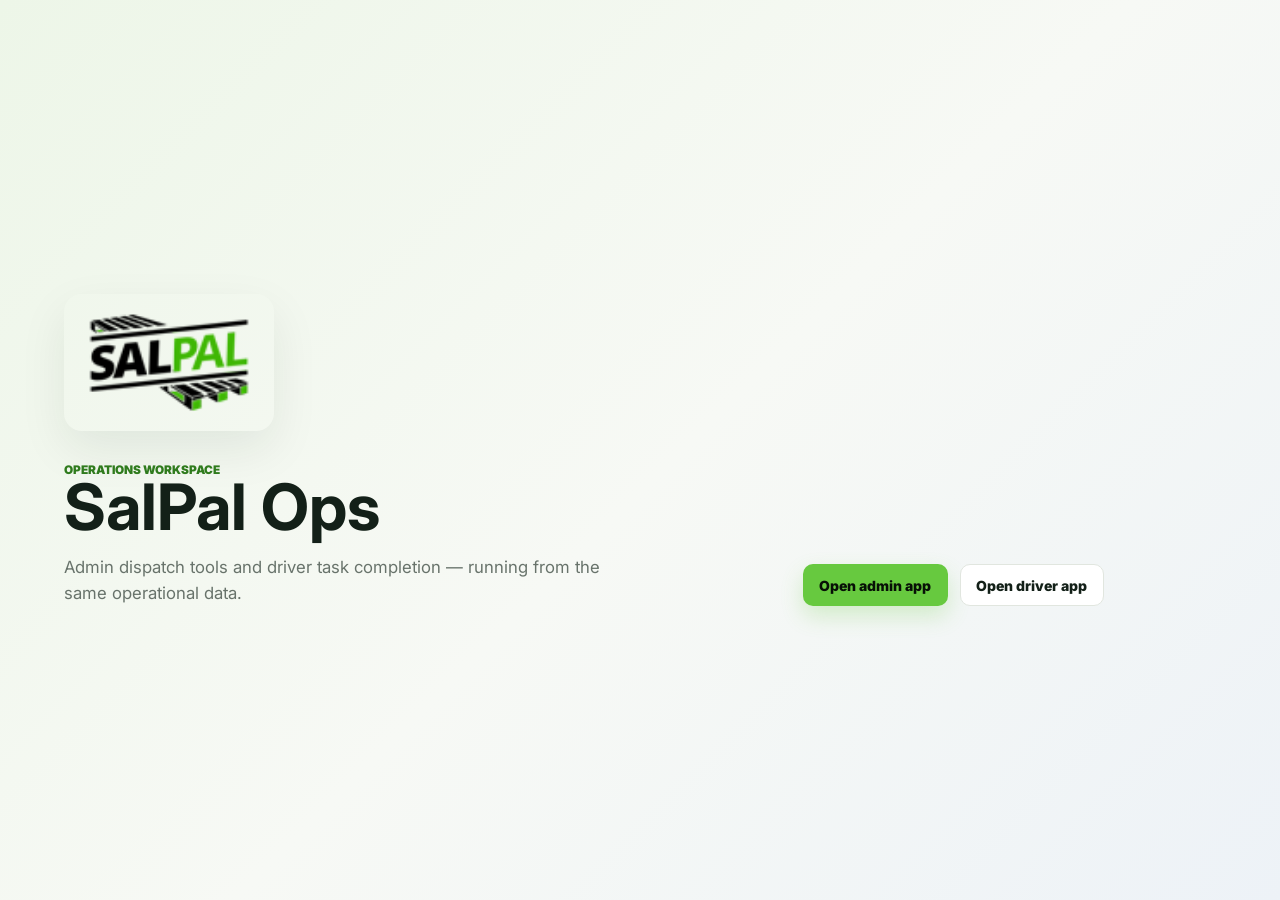
<file: wmspal-ops/wmspal/index.html>
<!doctype html>
<html lang="en">
  <head>
    <meta charset="utf-8">
    <meta name="viewport" content="width=device-width, initial-scale=1">
    <title>SalPal Ops</title>
    <link rel="stylesheet" href="assets/styles.css">
  </head>
  <body class="launch-page">
    <main class="launch-shell">
      <img class="launch-logo" src="assets/salpal-logo.png" alt="SalPal">
      <section class="launch-panel">
        <div>
          <p class="eyebrow">Operations workspace</p>
          <h1>SalPal Ops</h1>
          <p class="muted">Admin dispatch tools and driver task completion — running from the same operational data.</p>
        </div>
        <div class="launch-actions">
          <a class="primary-link" href="admin.html">Open admin app</a>
          <a class="secondary-link" href="driver.html">Open driver app</a>
        </div>
      </section>
    </main>
  </body>
</html>
</file>
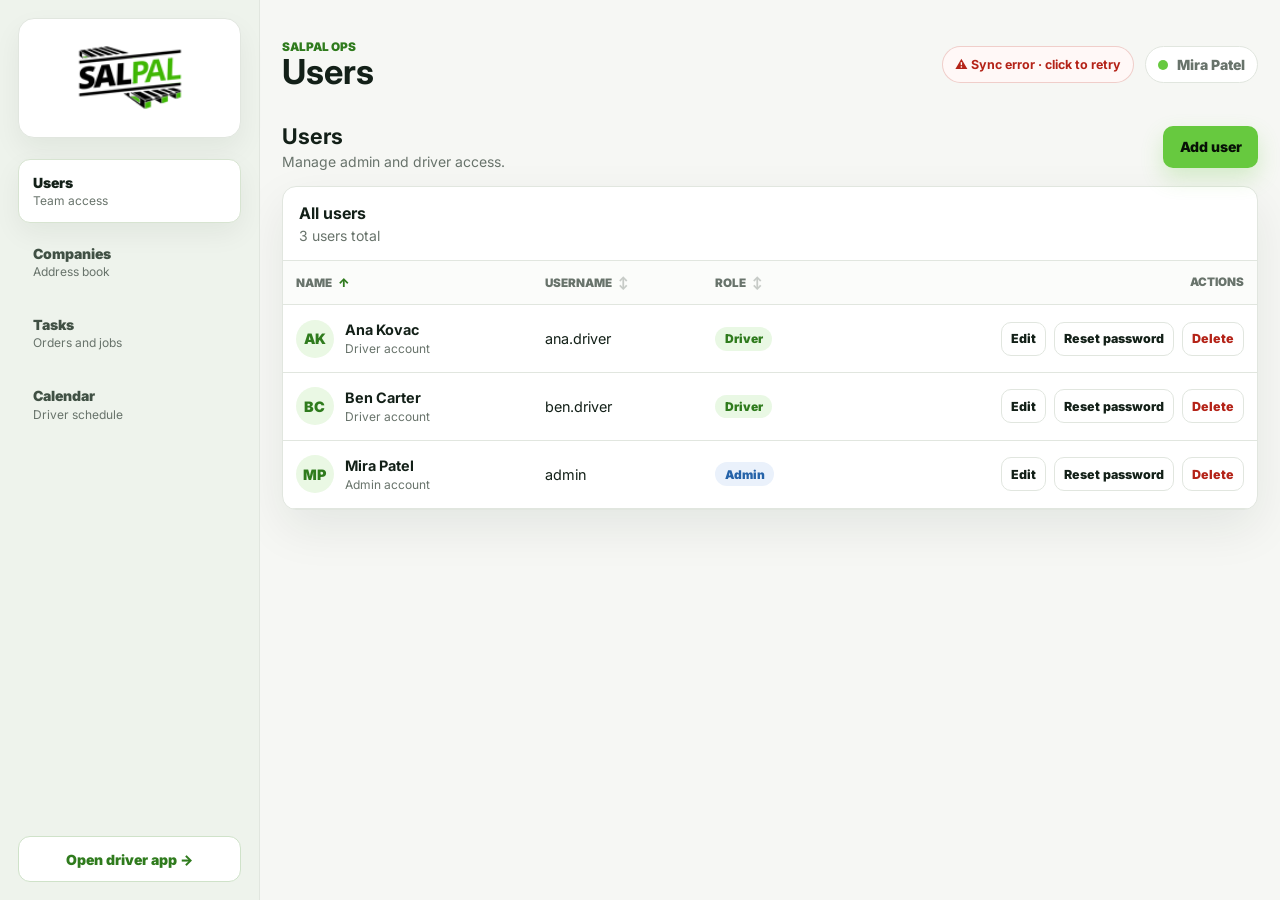
<file: wmspal-ops/wmspal/admin.html>
<!doctype html>
<html lang="en">
  <head>
    <meta charset="utf-8">
    <meta name="viewport" content="width=device-width, initial-scale=1">
    <title>SalPal Admin</title>
    <link rel="stylesheet" href="assets/styles.css">
    <script src="assets/storage.js" defer></script>
    <script src="assets/admin.js" defer></script>
  </head>
  <body>
    <div class="app-shell">
      <aside class="sidebar">
        <a class="brand" href="index.html" aria-label="SalPal home">
          <div class="brand-card">
            <img src="assets/salpal-logo.png" alt="SalPal">
          </div>
        </a>
        <nav class="nav-list" aria-label="Admin navigation">
          <button class="nav-item active" type="button" data-section="users"><span>Users</span><small>Team access</small></button>
          <button class="nav-item" type="button" data-section="companies"><span>Companies</span><small>Address book</small></button>
          <button class="nav-item" type="button" data-section="tasks"><span>Tasks</span><small>Orders and jobs</small></button>
          <button class="nav-item" type="button" data-section="calendar"><span>Calendar</span><small>Driver schedule</small></button>
        </nav>
        <a class="mobile-link" href="driver.html">Open driver app →</a>
      </aside>

      <main class="workspace">
        <header class="topbar">
          <div>
            <p class="eyebrow">SalPal Ops</p>
            <h1 id="sectionTitle">Users</h1>
          </div>
          <div class="topbar-actions">
            <div class="sync-indicator" id="syncIndicator" title="Google Sheets sync status">⟳ Connecting...</div>
            <div class="admin-identity">
              <span class="status-dot"></span>
              <span id="adminName"></span>
            </div>
          </div>
        </header>

        <!-- Users -->
        <section class="content-section active" id="usersSection">
          <div class="section-header">
            <div><h2>Users</h2><p class="muted">Manage admin and driver access.</p></div>
            <button class="primary-button" type="button" id="resetUserForm">Add user</button>
          </div>
          <section class="surface list-surface">
            <div class="surface-header">
              <div><h3>All users</h3><p class="muted" id="usersSummary">0 users</p></div>
            </div>
            <div class="table-wrap">
              <table class="data-table" id="usersTable"></table>
            </div>
          </section>
        </section>

        <!-- Companies -->
        <section class="content-section" id="companiesSection">
          <div class="section-header">
            <div><h2>Companies</h2><p class="muted">Address book used in task creation.</p></div>
            <button class="primary-button" type="button" id="resetCompanyForm">Add company</button>
          </div>
          <section class="surface list-surface">
            <div class="surface-header">
              <div><h3>All companies</h3><p class="muted" id="companiesSummary">0 companies</p></div>
            </div>
            <div class="table-wrap">
              <table class="data-table" id="companiesTable"></table>
            </div>
          </section>
        </section>

        <!-- Tasks -->
        <section class="content-section" id="tasksSection">
          <div class="section-header">
            <div><h2>Tasks</h2><p class="muted">Create, assign, and manage delivery and collection tasks.</p></div>
            <div style="display:flex;gap:0.6rem;align-items:center;">
              <button class="ghost-button" type="button" id="exportTasksBtn">Export to Excel</button>
              <button class="primary-button" type="button" id="resetTaskForm">Create task</button>
            </div>
          </div>
          <div id="taskFiltersWrap"></div>
          <section class="surface list-surface" style="margin-top:0.85rem;">
            <div class="surface-header">
              <div><h3>Task list</h3><p class="muted" id="tasksSummary">0 tasks</p></div>
            </div>
            <div class="table-wrap">
              <table class="data-table" id="tasksTable"></table>
            </div>
          </section>
        </section>

        <!-- Calendar -->
        <section class="content-section" id="calendarSection">
          <div class="section-header">
            <div><h2>Driver calendar</h2><p class="muted">Per-date view — jobs grouped by driver.</p></div>
          </div>
          <div id="calendarContainer"></div>
        </section>
      </main>
    </div>

    <!-- User Dialog -->
    <dialog class="modal" id="userDialog">
      <div class="modal-panel">
        <div class="modal-header">
          <div><p class="eyebrow">User access</p><h2 id="userFormHeading">Create user</h2></div>
          <button class="icon-button" type="button" data-close-modal>✕</button>
        </div>
        <form id="userForm" class="stacked-form" novalidate>
          <input type="hidden" id="userId">
          <div class="form-grid">
            <label class="required">First name<input id="firstName" name="firstName" placeholder="Mira" required></label>
            <label class="required">Last name<input id="lastName" name="lastName" placeholder="Patel" required></label>
            <label class="required">Username<input id="username" name="username" placeholder="mira.patel" required></label>
            <label class="required">Role
              <select id="role" name="role" required>
                <option value="Admin">Admin</option>
                <option value="Driver">Driver</option>
              </select>
            </label>
            <label class="required">Password<input id="password" name="password" type="password" placeholder="Min 6 characters"></label>
            <label class="required">Confirm password<input id="confirmPassword" name="confirmPassword" type="password" placeholder="Repeat password"></label>
          </div>
          <p class="helper-text">Leave password blank when editing to keep the current password.</p>
          <p class="form-error" id="userFormError" role="alert"></p>
          <div class="form-actions modal-actions">
            <button class="ghost-button" type="button" id="cancelUserEdit">Cancel</button>
            <button class="primary-button" type="submit">Save user</button>
          </div>
        </form>
      </div>
    </dialog>

    <!-- Reset Password Dialog -->
    <dialog class="modal" id="resetPwDialog">
      <div class="modal-panel">
        <div class="modal-header">
          <div><p class="eyebrow">Security</p><h2 id="resetPwHeading">Reset password</h2></div>
          <button class="icon-button" type="button" data-close-modal>✕</button>
        </div>
        <form id="resetPwForm" class="stacked-form" novalidate>
          <input type="hidden" id="resetPwUserId">
          <label class="required">New password<input id="newPassword" name="newPassword" type="password" placeholder="Min 6 characters" required></label>
          <label class="required">Confirm new password<input id="confirmNewPassword" name="confirmNewPassword" type="password" placeholder="Repeat password" required></label>
          <p class="form-error" id="resetPwError" role="alert"></p>
          <div class="form-actions modal-actions">
            <button class="ghost-button" type="button" id="cancelResetPw">Cancel</button>
            <button class="primary-button" type="submit">Reset password</button>
          </div>
        </form>
      </div>
    </dialog>

    <!-- Company Dialog -->
    <dialog class="modal" id="companyDialog">
      <div class="modal-panel">
        <div class="modal-header">
          <div><p class="eyebrow">Address book</p><h2 id="companyFormHeading">Add company</h2></div>
          <button class="icon-button" type="button" data-close-modal>✕</button>
        </div>
        <form id="companyForm" class="stacked-form" novalidate>
          <input type="hidden" id="companyFormId">
          <div class="form-grid">
            <label class="required" style="grid-column:1/-1">Company name<input id="companyFormName" name="name" placeholder="Greenmarket Foods" required></label>
            <label>Address <span class="optional-text">optional</span><input id="companyFormAddress" name="address" placeholder="14 Porter Street"></label>
            <label class="required">City<input id="companyFormCity" name="city" placeholder="Birmingham" required></label>
            <label class="required">Postcode<input id="companyFormPostcode" name="postcode" placeholder="B5 6AB" required></label>
          </div>
          <p class="form-error" id="companyFormError" role="alert"></p>
          <div class="form-actions modal-actions">
            <button class="danger-button" type="button" id="deleteCompanyButton" hidden>Delete</button>
            <button class="ghost-button" type="button" id="cancelCompanyEdit">Cancel</button>
            <button class="primary-button" type="submit">Save company</button>
          </div>
        </form>
      </div>
    </dialog>

    <!-- Task Dialog -->
    <dialog class="modal wide-modal" id="taskDialog">
      <div class="modal-panel">
        <div class="modal-header">
          <div><p class="eyebrow">Task order</p><h2 id="taskFormHeading">Create task</h2></div>
          <button class="icon-button" type="button" data-close-modal>✕</button>
        </div>
        <form id="taskForm" class="stacked-form" novalidate>
          <input type="hidden" id="taskId">
          <section class="form-section">
            <h3>Order details</h3>
            <div class="form-grid">
              <label>AWB<input id="awb" name="awb" placeholder="Auto-generated" readonly style="opacity:0.5;cursor:not-allowed;"></label>
              <label>Order reference <span class="optional-text">optional</span><input id="orderReference" name="orderReference" placeholder="ORD-48219"></label>
              <label class="required">Order date<input id="orderDate" name="orderDate" type="date" required></label>
              <label class="required">Delivery date<input id="deliveryDate" name="deliveryDate" type="date" required></label>
              <label>Delivery time from <span class="optional-text">optional</span><input id="deliveryTimeFrom" name="deliveryTimeFrom" type="time"></label>
              <label>Delivery time to <span class="optional-text">optional</span><input id="deliveryTimeTo" name="deliveryTimeTo" type="time"></label>
              <label>Driver <span class="optional-text">optional</span><select id="taskDriverId" name="driverId"></select></label>
              <label class="required">Type
                <select id="taskType" name="type" required>
                  <option value="">— Select type —</option>
                  <option value="Delivery">Delivery</option>
                  <option value="Collection">Collection</option>
                </select>
              </label>
              <label class="required">Qty (pallets)<input id="qty" name="qty" type="number" min="1" placeholder="e.g. 4" required></label>
            </div>
          </section>
          <fieldset class="address-fieldset">
            <legend id="addressLegend">Address</legend>
            <p class="helper-text" id="addressHelper">Type to search or add a new company.</p>
            <input type="hidden" id="companyId" name="companyId">
            <label class="required">Company
              <div class="company-search-wrap">
                <div style="display:flex;gap:0.5rem;align-items:flex-start;">
                  <div style="flex:1;position:relative;">
                    <input id="companySearch" name="companySearch" placeholder="Type to search companies..." autocomplete="off" required>
                    <div class="company-dropdown" id="companyDropdown"></div>
                  </div>
                  <button class="ghost-button" type="button" id="editSelectedCompany" style="min-height:44px;padding:0.5rem 0.75rem;font-size:0.8rem;" hidden>Edit</button>
                </div>
              </div>
            </label>
            <div class="form-grid">
              <label>Address <span class="optional-text">optional</span><input id="companyAddress" name="companyAddress" placeholder="14 Porter Street"></label>
              <label class="required">City<input id="city" name="city" placeholder="Birmingham" required></label>
              <label class="required">Postcode<input id="postcode" name="postcode" placeholder="B5 6AB" required></label>
            </div>
          </fieldset>
          <label>Notes to the driver <span class="optional-text">optional</span>
            <textarea id="driverNotes" name="driverNotes" rows="3" placeholder="Gate codes, parking notes..."></textarea>
          </label>
          <p class="form-error" id="taskFormError" role="alert"></p>
          <div class="form-actions modal-actions">
            <button class="danger-button" type="button" id="deleteTaskButton" hidden>Delete task</button>
            <button class="ghost-button" type="button" id="cancelTaskEdit">Cancel</button>
            <button class="primary-button" type="submit">Save task</button>
          </div>
        </form>
      </div>
    </dialog>

    <!-- Task View Dialog -->
    <dialog class="modal wide-modal" id="taskViewDialog">
      <div class="modal-panel">
        <div class="modal-header">
          <div><p class="eyebrow">Task detail</p><h2 id="taskViewTitle">Task</h2></div>
          <button class="icon-button" type="button" data-close-modal>✕</button>
        </div>
        <div id="taskDetailContent" class="task-detail-grid"></div>
        <section class="timeline-section">
          <div class="surface-header"><div><h3>Timeline</h3><p class="muted">Creation, edits, and proof events.</p></div></div>
          <div id="taskTimeline" class="timeline"></div>
        </section>
      </div>
    </dialog>

    <!-- Date Picker Dialog -->
    <dialog class="modal wide-modal" id="datePickerDialog">
      <div class="modal-panel">
        <div class="modal-header">
          <div><p class="eyebrow">Filter</p><h2>Select date range</h2></div>
          <button class="icon-button" type="button" data-close-modal>✕</button>
        </div>
        <div id="datePickerContent"></div>
        <div class="form-actions modal-actions" style="margin-top:1rem;">
          <button class="ghost-button" type="button" id="datePickerCancel">Cancel</button>
          <button class="primary-button" type="button" id="datePickerOk">OK</button>
        </div>
      </div>
    </dialog>
  </body>
</html>
</file>
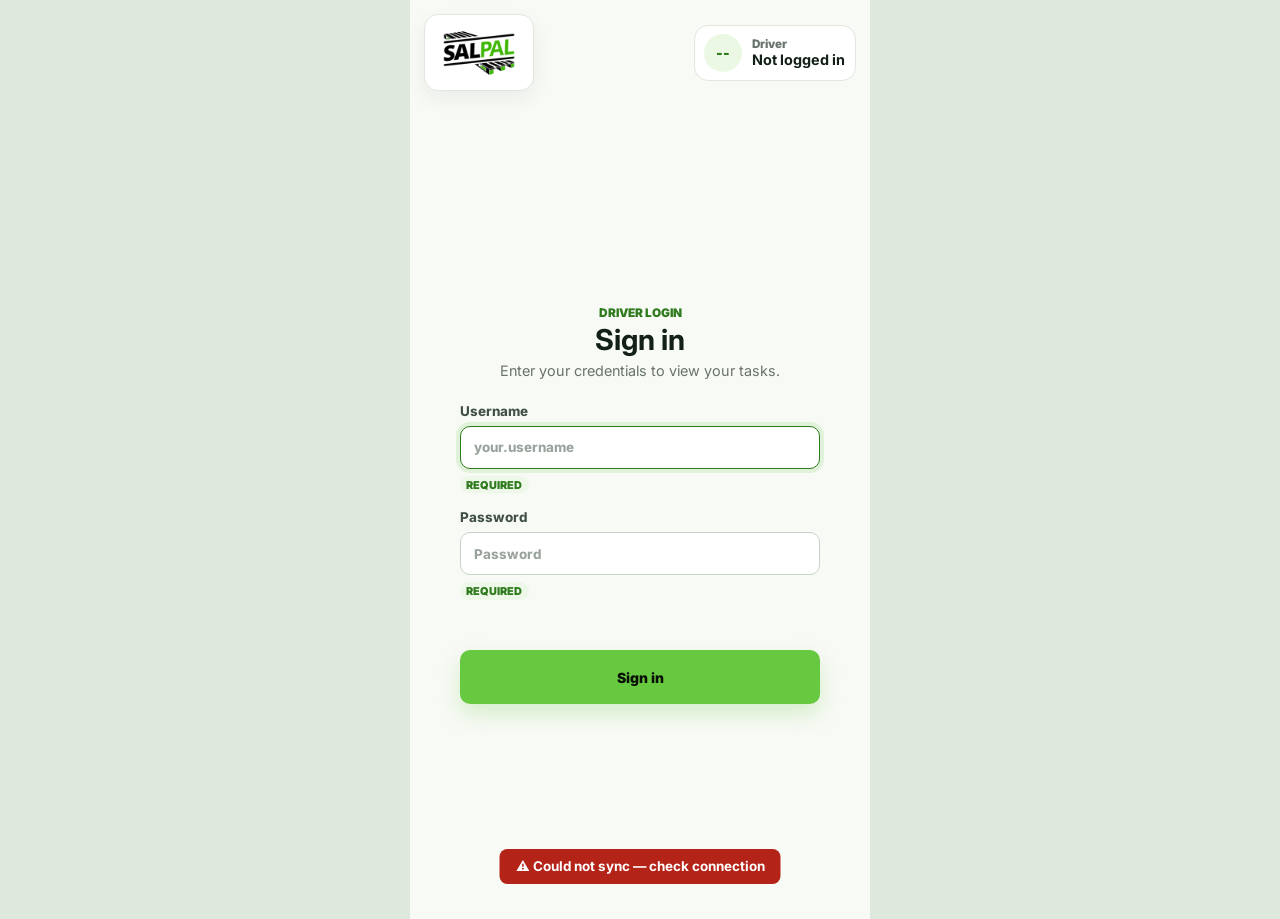
<file: wmspal-ops/wmspal/driver.html>
<!doctype html>
<html lang="en">
  <head>
    <meta charset="utf-8">
    <meta name="viewport" content="width=device-width, initial-scale=1">
    <title>SalPal Driver</title>
    <link rel="stylesheet" href="assets/styles.css">
    <script src="assets/storage.js" defer></script>
    <script src="assets/driver.js" defer></script>
  </head>
  <body class="driver-body">
    <main class="mobile-shell">
      <header class="mobile-topbar">
        <a class="mobile-logo" href="index.html" aria-label="SalPal home">
          <img src="assets/salpal-logo.png" alt="SalPal">
        </a>
        <div style="display:flex;align-items:center;gap:0.6rem;">
          <div class="driver-profile">
            <span id="driverInitials">--</span>
            <div>
              <small>Driver</small>
              <strong id="driverName">Not logged in</strong>
            </div>
          </div>
          <button class="ghost-button" type="button" id="logoutBtn" hidden style="min-height:34px;padding:0.38rem 0.7rem;font-size:0.78rem;border-radius:999px;">Log out</button>
        </div>
      </header>

      <!-- Login View -->
      <section class="mobile-view active" id="loginView">
        <div style="display:grid;place-items:center;min-height:calc(100vh - 120px);">
          <div style="width:100%;max-width:360px;">
            <div style="text-align:center;margin-bottom:1.5rem;">
              <p class="eyebrow">Driver login</p>
              <h1 style="font-size:1.8rem;margin-top:0.3rem;">Sign in</h1>
              <p class="muted" style="margin-top:0.5rem;font-size:0.9rem;">Enter your credentials to view your tasks.</p>
            </div>
            <form id="loginForm" class="stacked-form" novalidate>
              <label class="required">
                Username
                <input id="loginUsername" name="username" autocomplete="username" placeholder="your.username" required>
              </label>
              <label class="required">
                Password
                <input id="loginPassword" name="password" type="password" autocomplete="current-password" placeholder="Password" required>
              </label>
              <p class="form-error" id="loginError" role="alert"></p>
              <button class="primary-button full-width large-tap" type="submit">Sign in</button>
            </form>
          </div>
        </div>
      </section>

      <!-- Task List View -->
      <section class="mobile-view" id="taskListView">
        <div class="mobile-heading">
          <div>
            <p class="eyebrow">My tasks</p>
            <h1>Tasks</h1>
          </div>
          <span class="count-pill" id="driverTaskCount">0</span>
        </div>

        <div class="chip-row" role="tablist" aria-label="View">
          <button class="chip driver-tab-btn active" type="button" data-tab="today">Today</button>
          <button class="chip driver-tab-btn" type="button" data-tab="upcoming">Upcoming</button>
        </div>

        <div class="mobile-metrics">
          <div><span id="openTaskCount">0</span><small>Open</small></div>
          <div><span id="inprogressTaskCount">0</span><small>In Progress</small></div>
          <div><span id="completedTaskCount">0</span><small>Done</small></div>
        </div>

        <div class="chip-row" role="tablist" aria-label="Task status filter">
          <button class="chip active" type="button" data-mobile-filter="Open">Open</button>
          <button class="chip" type="button" data-mobile-filter="In Progress">In Progress</button>
          <button class="chip" type="button" data-mobile-filter="Completed">Completed</button>
          <button class="chip" type="button" data-mobile-filter="All">All</button>
        </div>

        <div class="task-cards" id="driverTaskList"></div>
      </section>

      <!-- Task Detail View -->
      <section class="mobile-view" id="taskDetailView" aria-live="polite">
        <button class="back-button" type="button" id="backToTasks">← Back to tasks</button>
        <div class="mobile-detail" id="taskDetailPanel"></div>
      </section>

      <!-- Proof View -->
      <section class="mobile-view" id="proofView" aria-live="polite">
        <button class="back-button" type="button" id="backToDetail">← Back to task</button>
        <section class="proof-panel inline-proof" id="proofPanel">
          <div class="proof-header">
            <div>
              <p class="eyebrow">Proof of delivery</p>
              <h2 id="proofTitle">Complete task</h2>
            </div>
          </div>
          <form id="proofForm" class="stacked-form" novalidate>
            <label>
              Attachment upload <span class="optional-text">optional</span>
              <input id="proofAttachment" type="file">
              <span class="helper-text">Upload a photo, document, or other proof file.</span>
            </label>
            <label class="required">
              Recipient name
              <input id="proofName" placeholder="Name of person on site" required>
            </label>
            <label class="required">
              Company name
              <input id="proofCompany" placeholder="Company name" required>
            </label>
            <div>
              <div class="canvas-label required">Signature</div>
              <canvas id="signatureCanvas" width="360" height="180"></canvas>
              <div class="form-actions compact" style="margin-top:0.5rem;">
                <button class="ghost-button" type="button" id="clearSignature">Clear signature</button>
              </div>
            </div>
            <p class="form-error" id="proofError" role="alert"></p>
            <button class="primary-button full-width large-tap" type="submit">Submit proof</button>
          </form>
        </section>
      </section>

      <!-- Success View -->
      <section class="mobile-view" id="successView" aria-live="polite">
        <div class="success-panel">
          <div class="success-mark">✓</div>
          <p class="eyebrow">Completed</p>
          <h1>Proof submitted</h1>
          <p class="muted" id="successText">The task has been marked as completed.</p>
          <button class="primary-button full-width large-tap" type="button" id="returnToTasks">Back to tasks</button>
        </div>
      </section>
    </main>
  </body>
</html>
</file>
<file: wmspal-ops/wmspal/assets/styles.css>
@import url('https://fonts.googleapis.com/css2?family=Inter:wght@400;500;600;700;800;900&display=swap');

:root {
  color-scheme: light;
  --bg: #f6f7f4;
  --panel: #ffffff;
  --panel-soft: #f9fbf7;
  --ink: #132018;
  --muted: #68736b;
  --line: #e1e6df;
  --line-strong: #c9d2c7;
  --brand: #67c93f;
  --brand-dark: #2f7b1d;
  --blue: #2563a9;
  --blue-soft: #eaf1fb;
  --amber: #a15c00;
  --amber-soft: #fff4df;
  --danger: #b42318;
  --danger-soft: #fff1f0;
  --shadow: 0 18px 48px rgba(19,32,24,0.08);
  --shadow-strong: 0 24px 70px rgba(19,32,24,0.18);
  --radius: 14px;
}

* { box-sizing: border-box; }
html { min-height: 100%; }

body {
  min-height: 100%;
  margin: 0;
  background: var(--bg);
  color: var(--ink);
  font-family: Inter, ui-sans-serif, system-ui, sans-serif;
  font-size: 14px;
  -webkit-font-smoothing: antialiased;
}

button, input, select, textarea { font: inherit; letter-spacing: 0; }
button, a { -webkit-tap-highlight-color: transparent; }
button { cursor: pointer; }
button:disabled { cursor: not-allowed; opacity: 0.55; }
a { color: inherit; }
img { display: block; }
[hidden] { display: none !important; }
h1, h2, h3, p { margin: 0; }

h1 { font-size: 2.15rem; line-height: 1.02; }
h2 { font-size: 1.35rem; line-height: 1.2; }
h3 { font-size: 1rem; line-height: 1.25; }
small { color: var(--muted); }

label {
  display: grid;
  gap: 0.42rem;
  color: #405044;
  font-size: 0.84rem;
  font-weight: 760;
}

label.required::after, .canvas-label.required::after {
  content: "Required";
  justify-self: start;
  border-radius: 999px;
  background: #eef8e9;
  color: var(--brand-dark);
  padding: 0.12rem 0.4rem;
  font-size: 0.68rem;
  font-weight: 900;
  text-transform: uppercase;
}

input, select, textarea {
  width: 100%;
  border: 1px solid var(--line-strong);
  border-radius: 10px;
  background: #fff;
  color: var(--ink);
  padding: 0.78rem 0.82rem;
  outline: none;
  transition: border-color 0.16s, box-shadow 0.16s, background 0.16s;
}

input::placeholder, textarea::placeholder { color: #9aa39c; }
textarea { resize: vertical; }

input:focus, select:focus, textarea:focus {
  border-color: var(--brand-dark);
  box-shadow: 0 0 0 4px rgba(103,201,63,0.16);
}

[aria-invalid="true"] {
  border-color: var(--danger) !important;
  background: #fffafa;
  box-shadow: 0 0 0 4px rgba(180,35,24,0.1) !important;
}

table { width: 100%; border-collapse: collapse; font-size: 0.9rem; }
th, td { border-bottom: 1px solid var(--line); padding: 0.9rem 0.82rem; text-align: left; vertical-align: middle; }
th { background: #fbfcfa; color: var(--muted); font-size: 0.73rem; font-weight: 900; text-transform: uppercase; }
td.right, th.right { text-align: right; }

.muted { color: var(--muted); }

.eyebrow {
  color: var(--brand-dark);
  font-size: 0.74rem;
  font-weight: 900;
  text-transform: uppercase;
}

.helper-text, .optional-text { color: var(--muted); font-size: 0.78rem; font-weight: 650; }
.optional-text { font-weight: 760; }

/* ─── LAUNCH ─────────────────────────────────── */

.launch-page { background: linear-gradient(135deg,#edf6e8 0%,#f7f9f5 52%,#edf2f7 100%); }

.launch-shell { display: grid; align-content: center; gap: 2rem; min-height: 100vh; padding: 5vw; }

.launch-logo { width: min(210px,46vw); border-radius: 18px; box-shadow: var(--shadow); }

.launch-panel {
  display: grid;
  grid-template-columns: minmax(0,1.2fr) auto;
  align-items: end;
  gap: 2rem;
  max-width: 1040px;
}

.launch-panel h1 { font-size: 4rem; line-height: 0.95; }
.launch-panel .muted { max-width: 560px; margin-top: 1rem; font-size: 1.05rem; line-height: 1.55; }

.launch-actions, .form-actions, .topbar-actions { display: flex; flex-wrap: wrap; gap: 0.72rem; }

/* ─── BUTTONS ─────────────────────────────────── */

.primary-link, .secondary-link, .primary-button, .secondary-button,
.ghost-button, .danger-button, .table-action, .icon-button, .back-button, .chip {
  display: inline-flex;
  min-height: 42px;
  align-items: center;
  justify-content: center;
  border: 1px solid transparent;
  border-radius: 10px;
  padding: 0.68rem 0.98rem;
  font-weight: 850;
  text-decoration: none;
  transition: transform 0.16s, border-color 0.16s, background 0.16s, box-shadow 0.16s;
  white-space: nowrap;
}

.primary-link, .primary-button { background: var(--brand); color: #071006; box-shadow: 0 10px 22px rgba(103,201,63,0.24); }
.primary-link:hover, .primary-button:hover { transform: translateY(-1px); box-shadow: 0 14px 28px rgba(103,201,63,0.28); }

.secondary-link, .secondary-button, .ghost-button, .table-action, .back-button, .chip {
  border-color: var(--line);
  background: #fff;
  color: var(--ink);
}

.ghost-button { color: var(--muted); }
.danger-button { border-color: rgba(180,35,24,0.18); background: var(--danger-soft); color: var(--danger); }

.table-action { min-height: 34px; margin-left: 0.22rem; padding: 0.42rem 0.58rem; font-size: 0.78rem; box-shadow: none; }
.table-action:hover, .chip:hover, .back-button:hover, .secondary-button:hover, .ghost-button:hover { border-color: var(--line-strong); background: #f8faf7; }
.table-action.danger { color: var(--danger); }
.table-action.danger:hover { border-color: var(--danger); }

.inline-select { min-width: 150px; padding: 0.5rem 0.62rem; font-size: 0.84rem; }

.chip { min-height: 36px; flex: 0 0 auto; border-radius: 999px; padding: 0.42rem 0.8rem; font-size: 0.84rem; }
.chip.active { border-color: transparent; background: var(--ink); color: #fff; }

.icon-button { min-width: 42px; width: 42px; padding: 0; border-color: var(--line); background: #fff; }

.back-button { justify-self: start; min-height: 38px; border-radius: 999px; padding: 0.44rem 0.8rem; }

/* ─── APP SHELL ───────────────────────────────── */

.app-shell { display: grid; grid-template-columns: 260px minmax(0,1fr); min-height: 100vh; }

.sidebar {
  display: flex;
  position: sticky;
  top: 0;
  height: 100vh;
  flex-direction: column;
  gap: 1.35rem;
  border-right: 1px solid var(--line);
  background: #eef3ec;
  padding: 1.1rem;
}

.brand { text-decoration: none; }

.brand-card {
  display: grid;
  place-items: center;
  border: 1px solid var(--line);
  border-radius: 16px;
  background: #fff;
  padding: 0.9rem;
  box-shadow: 0 12px 28px rgba(19,32,24,0.06);
}

.brand img { width: 136px; max-width: 100%; }

.nav-list { display: grid; gap: 0.45rem; }

.nav-item {
  display: grid;
  gap: 0.15rem;
  border: 1px solid transparent;
  border-radius: 12px;
  background: transparent;
  color: #405044;
  padding: 0.86rem 0.9rem;
  text-align: left;
  transition: all 0.15s;
}

.nav-item span { font-weight: 900; }
.nav-item small { font-size: 0.75rem; }

.nav-item.active, .nav-item:hover {
  border-color: #d7e4d1;
  background: #fff;
  color: var(--ink);
  box-shadow: 0 10px 28px rgba(19,32,24,0.06);
}

.mobile-link {
  margin-top: auto;
  border: 1px solid #cfe2c9;
  border-radius: 12px;
  background: #fff;
  color: var(--brand-dark);
  padding: 0.85rem;
  font-weight: 900;
  text-align: center;
  text-decoration: none;
  transition: all 0.15s;
}

.workspace { min-width: 0; padding: 1.35rem; }

.topbar, .section-header, .surface-header { display: flex; align-items: center; justify-content: space-between; gap: 1rem; }
.topbar { min-height: 86px; margin-bottom: 1rem; }
.section-header { margin-bottom: 1rem; }
.section-header .muted, .surface-header .muted { margin-top: 0.22rem; }

.admin-identity, .driver-profile {
  display: inline-flex;
  align-items: center;
  gap: 0.58rem;
  border: 1px solid var(--line);
  border-radius: 999px;
  background: #fff;
  padding: 0.56rem 0.75rem;
  color: var(--muted);
  font-weight: 850;
}

.status-dot { width: 10px; height: 10px; border-radius: 50%; background: var(--brand); }

.content-section { display: none; }
.content-section.active { display: block; }

/* ─── SURFACES ────────────────────────────────── */

.surface, .calendar-surface, .mobile-detail, .proof-panel, .success-panel {
  border: 1px solid var(--line);
  border-radius: var(--radius);
  background: var(--panel);
  box-shadow: var(--shadow);
}

.surface { padding: 1rem; }
.list-surface { padding: 0; overflow: hidden; }
.list-surface .surface-header { padding: 1rem; border-bottom: 1px solid var(--line); }
.table-wrap { overflow-x: auto; }

.data-table td small, .address-column small, .task-title-cell small { display: block; margin-top: 0.18rem; }

.entity-cell { display: flex; align-items: center; gap: 0.72rem; }

.avatar, .driver-profile > span {
  display: inline-flex;
  width: 38px; height: 38px;
  flex: 0 0 auto;
  align-items: center;
  justify-content: center;
  border-radius: 50%;
  background: #eaf8e4;
  color: var(--brand-dark);
  font-weight: 950;
}

.task-title-cell { display: grid; gap: 0.1rem; }
.address-column { min-width: 220px; color: var(--ink); font-weight: 760; }
.action-cell { white-space: nowrap; }
.selected-row { background: rgba(103,201,63,0.06); }
.empty-table, .empty-state { color: var(--muted); font-weight: 760; }
.empty-table { padding: 2rem 1rem; text-align: center; }

/* ─── FORMS ───────────────────────────────────── */

.stacked-form { display: grid; gap: 1rem; }
.form-grid { display: grid; grid-template-columns: repeat(2,minmax(0,1fr)); gap: 0.92rem; }
.form-section { display: grid; gap: 0.9rem; }
.modal-actions { justify-content: flex-end; padding-top: 0.25rem; }
.form-error { min-height: 1.15rem; color: var(--danger); font-size: 0.86rem; font-weight: 850; }

.filter-row, .calendar-controls { display: grid; grid-template-columns: repeat(2,minmax(150px,1fr)); gap: 0.8rem; }
.compact-filter { min-width: min(430px,100%); margin-left: auto; }

.fieldset-header { display: flex; align-items: center; justify-content: space-between; gap: 0.75rem; }

/* ─── COMPANY AUTOCOMPLETE ────────────────────── */

.company-search-wrap { position: relative; }

.company-dropdown {
  display: none;
  position: absolute;
  left: 0; right: 0;
  top: calc(100% + 4px);
  z-index: 50;
  border: 1px solid var(--line-strong);
  border-radius: 10px;
  background: #fff;
  box-shadow: var(--shadow-strong);
  max-height: 220px;
  overflow-y: auto;
}

.company-dropdown.open { display: block; }

.company-option {
  display: block;
  width: 100%;
  border: 0;
  background: transparent;
  color: var(--ink);
  padding: 0.72rem 0.9rem;
  text-align: left;
  font-size: 0.88rem;
  cursor: pointer;
  border-bottom: 1px solid var(--line);
  transition: background 0.1s;
}

.company-option:last-child { border-bottom: 0; }
.company-option:hover, .company-option.focused { background: #f3f8f0; }
.company-option.add-new { color: var(--brand-dark); font-weight: 800; }
.company-option.add-new:hover { background: #eef8e9; }

/* ─── CHIPS ───────────────────────────────────── */

.role-chip, .status-chip, .type-chip {
  display: inline-flex;
  align-items: center;
  justify-content: center;
  border-radius: 999px;
  padding: 0.28rem 0.6rem;
  font-size: 0.75rem;
  font-weight: 950;
}

.role-chip.admin { background: var(--blue-soft); color: var(--blue); }
.role-chip.driver, .status-chip.completed { background: rgba(103,201,63,0.14); color: var(--brand-dark); }
.status-chip.open { background: var(--amber-soft); color: var(--amber); }
.status-chip.inprogress { background: #e8f0ff; color: #2d5be3; }
.type-chip { background: #eef3f5; color: #3b4b55; }

/* ─── MODALS ──────────────────────────────────── */

.modal { width: min(620px,calc(100vw - 2rem)); max-height: calc(100vh - 2rem); border: 0; border-radius: 18px; padding: 0; background: transparent; color: var(--ink); }
.wide-modal { width: min(940px,calc(100vw - 2rem)); }
.modal::backdrop { background: rgba(19,32,24,0.46); backdrop-filter: blur(4px); }

.modal-panel {
  max-height: calc(100vh - 2rem);
  overflow: auto;
  border: 1px solid var(--line);
  border-radius: 18px;
  background: #fff;
  padding: 1.1rem;
  box-shadow: var(--shadow-strong);
}

.modal-header, .proof-header, .detail-header, .mobile-heading { display: flex; align-items: center; justify-content: space-between; gap: 1rem; }
.modal-header { margin-bottom: 1rem; }

.address-fieldset {
  display: grid;
  gap: 0.95rem;
  border: 1px solid var(--line);
  border-radius: 14px;
  margin: 0;
  padding: 1rem;
  background: var(--panel-soft);
}

.address-fieldset legend { padding: 0 0.45rem; font-weight: 950; }

/* ─── TASK DETAIL ─────────────────────────────── */

.task-detail-grid { display: grid; grid-template-columns: 1.1fr 1fr; gap: 0.85rem; }

.detail-card, .timeline-section { border: 1px solid var(--line); border-radius: 14px; background: var(--panel-soft); padding: 0.95rem; }

.hero-detail-card {
  display: flex;
  grid-column: 1/-1;
  align-items: flex-start;
  justify-content: space-between;
  gap: 1rem;
  background: #f2f8ee;
}

.hero-detail-card p { margin-top: 0.35rem; color: var(--muted); }

.detail-row { display: grid; grid-template-columns: 125px minmax(0,1fr); gap: 0.75rem; padding: 0.6rem 0; border-bottom: 1px solid var(--line); }
.detail-row:last-child { border-bottom: 0; }
.detail-row span { color: var(--muted); font-size: 0.78rem; font-weight: 900; text-transform: uppercase; }
.detail-row strong { font-weight: 760; }

.proof-detail-card h3 { margin-bottom: 0.5rem; }
.timeline-section { margin-top: 0.9rem; }
.timeline { display: grid; gap: 0.85rem; margin-top: 0.9rem; }

.timeline-item { display: grid; grid-template-columns: 16px minmax(0,1fr); gap: 0.75rem; }
.timeline-dot { width: 12px; height: 12px; margin-top: 0.32rem; border: 3px solid #d8eed0; border-radius: 50%; background: var(--brand-dark); }

.timeline-copy { border: 1px solid var(--line); border-radius: 12px; background: #fff; padding: 0.78rem; }
.timeline-heading { display: flex; align-items: baseline; justify-content: space-between; gap: 1rem; }
.timeline-heading time, .timeline-copy p { color: var(--muted); font-size: 0.8rem; font-weight: 760; }
.timeline-copy p { margin-top: 0.15rem; }
.timeline-copy ul { margin: 0.55rem 0 0; padding-left: 1.1rem; color: #344137; font-size: 0.86rem; }

/* ─── CALENDAR (day rows, driver columns) ─────── */

.cal-toolbar {
  display: flex;
  flex-wrap: wrap;
  align-items: flex-end;
  gap: 0.75rem;
  margin-bottom: 1rem;
  padding: 1rem;
  border: 1px solid var(--line);
  border-radius: var(--radius);
  background: var(--panel);
  box-shadow: var(--shadow);
}

.cal-range-btns { display: flex; gap: 0.4rem; flex-wrap: wrap; }

.cal-range-btn {
  display: inline-flex;
  min-height: 34px;
  align-items: center;
  border: 1px solid var(--line-strong);
  border-radius: 8px;
  background: #fff;
  color: var(--ink);
  padding: 0.38rem 0.75rem;
  font-size: 0.82rem;
  font-weight: 700;
  cursor: pointer;
  transition: all 0.15s;
}

.cal-range-btn:hover { border-color: var(--brand-dark); color: var(--brand-dark); }
.cal-range-btn.active { background: var(--brand); border-color: var(--brand); color: #071006; box-shadow: 0 4px 12px rgba(103,201,63,0.25); }

.cal-custom-range { display: flex; align-items: center; gap: 0.5rem; font-size: 0.82rem; color: var(--muted); font-weight: 700; }
.cal-custom-range input[type="date"] { width: auto; padding: 0.4rem 0.6rem; font-size: 0.82rem; }

.day-cal-wrap { border: 1px solid var(--line); border-radius: var(--radius); background: var(--panel); box-shadow: var(--shadow); overflow: auto; }

.day-cal-header {
  display: flex;
  position: sticky;
  top: 0;
  z-index: 10;
  border-bottom: 2px solid var(--line-strong);
  background: #fbfcfa;
}

.day-label-placeholder { flex: 0 0 80px; width: 80px; }

.driver-cols {
  display: grid;
  grid-template-columns: repeat(var(--driver-count,1), minmax(200px,1fr));
  flex: 1;
  min-width: 0;
}

.driver-col-header {
  display: flex;
  align-items: center;
  gap: 0.5rem;
  border-left: 1px solid var(--line);
  padding: 0.7rem 0.9rem;
  font-size: 0.8rem;
  font-weight: 900;
  color: var(--ink);
}

.day-cal { display: grid; }

.day-row {
  display: flex;
  border-bottom: 1px solid var(--line);
  min-height: 60px;
  transition: background 0.1s;
}

.day-row:last-child { border-bottom: 0; }
.day-row-empty { background: #fafbf8; }
.day-row-today { background: #f5fdf0; }

.day-label {
  display: flex;
  flex-direction: column;
  align-items: center;
  justify-content: flex-start;
  flex: 0 0 80px;
  width: 80px;
  padding: 0.65rem 0.5rem;
  border-right: 1px solid var(--line-strong);
  gap: 0.1rem;
}

.day-num { font-size: 1.1rem; font-weight: 900; color: var(--ink); line-height: 1; }
.day-dow { font-size: 0.65rem; font-weight: 900; text-transform: uppercase; letter-spacing: 0.06em; color: var(--muted); }

.day-label-today .day-num {
  background: var(--brand);
  color: #071006;
  border-radius: 6px;
  padding: 0.12rem 0.35rem;
}

.driver-col { display: flex; flex-direction: column; gap: 0.42rem; border-left: 1px solid var(--line); padding: 0.5rem 0.65rem; min-height: 60px; }
.cal-empty-slot { color: var(--muted); font-size: 0.75rem; padding: 0.2rem 0; opacity: 0.5; }

.cal-job {
  display: grid;
  gap: 0.12rem;
  width: 100%;
  border: 1px solid #cfe6c7;
  border-left: 4px solid var(--brand);
  border-radius: 10px;
  background: #f5fbf2;
  padding: 0.5rem 0.6rem;
  text-align: left;
  cursor: pointer;
  transition: all 0.15s;
}

.cal-job:hover { border-color: var(--brand); box-shadow: 0 6px 18px rgba(19,32,24,0.12); transform: translateY(-1px); }
.cal-job.completed { border-left-color: #8da08d; background: #f4f6f2; border-color: var(--line); opacity: 0.75; }
.cal-job.inprogress { border-left-color: #2d5be3; background: #f0f4ff; border-color: #c5d0f5; }

.cal-job-awb { font-size: 0.76rem; font-weight: 900; color: var(--brand-dark); }
.cal-job-company { font-size: 0.84rem; font-weight: 700; color: var(--ink); }
.cal-job-time { font-size: 0.74rem; color: var(--muted); }
.cal-job-meta { font-size: 0.72rem; color: var(--muted); overflow: hidden; text-overflow: ellipsis; white-space: nowrap; }

/* ─── DRIVER / MOBILE ─────────────────────────── */

.driver-body { background: #dfe8dc; }

.mobile-shell {
  position: relative;
  width: min(100%,460px);
  min-height: 100vh;
  margin: 0 auto;
  background: #f8faf6;
  padding: 0.9rem;
}

.mobile-topbar { display: flex; align-items: center; justify-content: space-between; gap: 0.85rem; padding-bottom: 0.85rem; }

.mobile-logo { display: inline-flex; border: 1px solid var(--line); border-radius: 14px; background: #fff; padding: 0.42rem; box-shadow: 0 8px 20px rgba(19,32,24,0.06); }
.mobile-logo img { width: 94px; }

.driver-profile { max-width: 228px; border-radius: 14px; padding: 0.5rem 0.62rem; }
.driver-profile strong, .driver-profile small { display: block; }
.driver-profile strong { overflow: hidden; max-width: 140px; color: var(--ink); font-size: 0.9rem; text-overflow: ellipsis; white-space: nowrap; }

.mobile-view { display: none; }
.mobile-view.active { display: grid; gap: 0.9rem; }
.mobile-heading h1 { margin-top: 0.1rem; font-size: 2rem; }

.count-pill { display: inline-flex; min-width: 42px; height: 42px; align-items: center; justify-content: center; border-radius: 999px; background: var(--ink); color: #fff; font-weight: 950; }

.mobile-metrics { display: grid; grid-template-columns: repeat(3,1fr); gap: 0.72rem; }
.mobile-metrics div { border: 1px solid var(--line); border-radius: 14px; background: #fff; padding: 0.85rem; }
.mobile-metrics span { display: block; font-size: 1.4rem; font-weight: 950; }
.mobile-metrics small { font-weight: 850; }

.chip-row { display: flex; gap: 0.48rem; overflow-x: auto; padding-bottom: 0.1rem; }

.task-cards { display: grid; gap: 0.72rem; }

.driver-task-card {
  display: grid;
  gap: 0.62rem;
  width: 100%;
  border: 1px solid var(--line);
  border-radius: 16px;
  background: #fff;
  padding: 0.92rem;
  text-align: left;
  box-shadow: 0 12px 28px rgba(19,32,24,0.07);
  transition: all 0.15s;
}

.driver-task-card:hover { border-color: var(--line-strong); transform: translateY(-1px); }
.driver-task-card.inprogress-card { border-color: #9fb4f0; background: #f6f8ff; border-left: 4px solid #2d5be3; }

.task-card-top, .task-card-main { display: flex; align-items: center; justify-content: space-between; gap: 0.7rem; }
.task-card-main strong { font-size: 1.1rem; }
.task-card-main span, .task-card-address, .task-card-meta, .task-card-note { color: var(--muted); font-size: 0.88rem; font-weight: 740; }

.task-card-address { display: grid; gap: 0.18rem; color: #3c493f; }
.task-card-address small { color: var(--brand-dark); font-size: 0.72rem; font-weight: 950; text-transform: uppercase; }
.task-card-note { border-radius: 10px; background: #f6f8f4; padding: 0.6rem; }

.upcoming-date-group { display: grid; gap: 0.55rem; }
.upcoming-date-label { font-size: 0.78rem; font-weight: 900; text-transform: uppercase; letter-spacing: 0.06em; color: var(--brand-dark); padding: 0.3rem 0; border-bottom: 1px solid var(--line); }

.empty-card { display: grid; gap: 0.25rem; border: 1px dashed var(--line-strong); border-radius: 16px; background: #fff; padding: 1.2rem; text-align: center; }

.back-button { justify-self: start; min-height: 38px; border-radius: 999px; padding: 0.44rem 0.8rem; }

.mobile-detail { display: grid; gap: 0.9rem; padding: 1rem; }
.mobile-detail h1 { font-size: 2rem; }

.mobile-detail-card { border: 1px solid var(--line); border-radius: 14px; background: #f8fbf5; padding: 0.9rem; }
.mobile-detail-card span { color: var(--brand-dark); font-size: 0.75rem; font-weight: 950; text-transform: uppercase; }
.mobile-detail-card strong { display: block; margin-top: 0.22rem; font-size: 1.08rem; }
.mobile-detail-card p { margin-top: 0.22rem; color: var(--muted); }

.detail-list { display: grid; gap: 0.72rem; margin: 0; }
.detail-list div { display: grid; grid-template-columns: 118px minmax(0,1fr); gap: 0.72rem; border-top: 1px solid var(--line); padding-top: 0.72rem; }
.mobile-detail-list div { grid-template-columns: 1fr; gap: 0.24rem; }
.detail-list dt { color: var(--muted); font-size: 0.75rem; font-weight: 950; text-transform: uppercase; }
.detail-list dd { margin: 0; font-weight: 760; }

.full-width { width: 100%; }
.large-tap { min-height: 54px; }

.proof-panel { display: grid; gap: 1rem; padding: 1rem; }
.inline-proof { position: static; width: auto; max-height: none; overflow: visible; }

.canvas-label { margin-bottom: 0.45rem; color: #405044; font-size: 0.84rem; font-weight: 850; }

canvas { width: 100%; height: 180px; border: 1px solid var(--line-strong); border-radius: 14px; background: #fff; touch-action: none; }

.proof-summary { display: grid; gap: 0.25rem; border: 1px solid #d6e9cf; border-radius: 14px; background: #f3faef; padding: 0.9rem; }
.proof-summary span { color: var(--muted); font-size: 0.88rem; font-weight: 740; }

.success-panel { display: grid; place-items: center; gap: 0.8rem; min-height: calc(100vh - 2rem); padding: 1.4rem; text-align: center; }
.success-mark { display: inline-grid; width: 70px; height: 70px; place-items: center; border-radius: 50%; background: var(--brand); color: #071006; font-size: 2rem; font-weight: 950; }

/* ─── RESPONSIVE ──────────────────────────────── */

@media (max-width: 1120px) {
  .task-toolbar { align-items: stretch; flex-direction: column; }
  .compact-filter { margin-left: 0; }
  .task-detail-grid { grid-template-columns: 1fr; }
}

@media (max-width: 840px) {
  .app-shell { grid-template-columns: 1fr; }
  .sidebar { position: static; height: auto; }
  .brand-card { justify-content: start; }
  .brand img { width: 120px; }
  .nav-list { grid-template-columns: repeat(4,minmax(0,1fr)); }
  .nav-item { text-align: center; }
  .nav-item small { display: none; }
  .mobile-link { margin-top: 0; }
  .topbar, .section-header, .launch-panel, .surface-header { align-items: stretch; flex-direction: column; }
  .launch-panel { grid-template-columns: 1fr; }
  .calendar-controls, .filter-row, .form-grid { grid-template-columns: 1fr; }
}

@media (max-width: 520px) {
  .launch-panel h1 { font-size: 2.5rem; }
  .workspace { padding: 0.9rem; }
  .surface { padding: 0.85rem; }
  .list-surface { padding: 0; }
  th, td { padding: 0.74rem 0.62rem; }
  .modal, .wide-modal { width: min(100vw - 1rem, 940px); }
  .modal-panel { padding: 0.92rem; }
  .modal-actions { display: grid; }
  .modal-actions button { width: 100%; }
  .detail-row, .detail-list div { grid-template-columns: 1fr; gap: 0.28rem; }
}

/* ── Calendar collection / delivery split ──── */
.cal-section-label {
  font-size: 0.65rem;
  font-weight: 900;
  text-transform: uppercase;
  letter-spacing: 0.07em;
  padding: 0.18rem 0.3rem;
  border-radius: 4px;
  margin-bottom: 0.22rem;
  margin-top: 0.3rem;
  display: inline-block;
}
.cal-section-label:first-child { margin-top: 0; }
.cal-del-label { background: #edf8e8; color: var(--brand-dark); }
.cal-col-label { background: #fff8df; color: #7a5500; }

.cal-job-collection {
  border-left-color: #d4a827 !important;
  background: #fffdf0 !important;
  border-color: #e8d88a !important;
}
.cal-job-collection:hover { border-color: #d4a827 !important; }

.cal-day-summary {
  margin-top: 0.4rem;
  padding: 0.28rem 0.4rem;
  border-top: 1px dashed var(--line-strong);
  font-size: 0.7rem;
  font-weight: 700;
  color: var(--muted);
}

/* ── Driver login ─────────────────────────── */
.mobile-view#loginView { min-height: calc(100vh - 100px); }

/* ── STATUS CHIPS (distinct colours) ─────── */
.status-chip.status-open { background: #fff4df; color: #a15c00; border: 1px solid #f0d090; }
.status-chip.status-inprogress { background: #e8f0ff; color: #2d5be3; border: 1px solid #b0c4f5; }
.status-chip.status-completed { background: rgba(103,201,63,0.14); color: #2f7b1d; border: 1px solid #b0dfa0; }

/* ── TYPE CHIPS ───────────────────────────── */
.type-chip.type-delivery { background: #edf8e8; color: #2f7b1d; border: 1px solid #b0dfa0; }
.type-chip.type-collection { background: #fff8df; color: #7a5500; border: 1px solid #e8d88a; }

/* ── DRIVER TASK CARDS ────────────────────── */
.card-delivery { border-left: 4px solid var(--brand) !important; }
.card-collection { border-left: 4px solid #d4a827 !important; }
.card-delivery-detail { background: #f2fbee; border-color: #c8e8b8; }
.card-collection-detail { background: #fffdf0; border-color: #e8d88a; }

/* ── UNASSIGNED DRIVER (red warning) ─────── */
.unassigned-select {
  border-color: var(--danger) !important;
  background: #fffafa !important;
  color: var(--danger) !important;
  font-weight: 700;
}

/* ── SORT HEADERS ────────────────────────── */
th.sortable { cursor: pointer; user-select: none; white-space: nowrap; }
th.sortable:hover { color: var(--ink); }
.sort-icon { opacity: 0.35; font-size: 0.75rem; margin-left: 0.25rem; }
.sort-icon.active { opacity: 1; color: var(--brand-dark); }

/* ── TASK FILTERS ────────────────────────── */
.task-filter-row {
  display: flex;
  flex-wrap: wrap;
  gap: 0.6rem;
  align-items: center;
  margin-bottom: 0.85rem;
}

.filter-btn {
  display: inline-flex;
  align-items: center;
  gap: 0.4rem;
  border: 1px solid var(--line-strong);
  border-radius: 10px;
  background: #fff;
  color: var(--ink);
  padding: 0.58rem 0.85rem;
  font-size: 0.86rem;
  font-weight: 700;
  cursor: pointer;
  transition: all 0.15s;
}
.filter-btn:hover { border-color: var(--brand-dark); }
.filter-btn-active { border-color: var(--brand-dark); background: #eef8e8; color: var(--brand-dark); }

.filter-select-wrap select {
  border: 1px solid var(--line-strong);
  border-radius: 10px;
  background: #fff;
  padding: 0.58rem 0.85rem;
  font-size: 0.86rem;
  font-weight: 700;
  color: var(--ink);
  cursor: pointer;
  width: auto;
}

.filter-clear-btn {
  display: inline-flex;
  align-items: center;
  gap: 0.3rem;
  border: 1px solid rgba(180,35,24,0.2);
  border-radius: 10px;
  background: #fff8f7;
  color: var(--danger);
  padding: 0.5rem 0.75rem;
  font-size: 0.82rem;
  font-weight: 700;
  cursor: pointer;
}

/* ── DATE PICKER ─────────────────────────── */
.dp-nav {
  display: flex;
  align-items: center;
  justify-content: space-between;
  gap: 1rem;
  margin-bottom: 1rem;
}

.dp-nav-btn {
  display: inline-flex;
  width: 36px; height: 36px;
  align-items: center;
  justify-content: center;
  border: 1px solid var(--line-strong);
  border-radius: 8px;
  background: #fff;
  font-size: 1.1rem;
  cursor: pointer;
  transition: all 0.15s;
}
.dp-nav-btn:hover { border-color: var(--brand-dark); color: var(--brand-dark); }

.dp-range-label {
  font-size: 0.9rem;
  font-weight: 800;
  color: var(--brand-dark);
  background: #eef8e8;
  border: 1px solid #c8e8b0;
  border-radius: 8px;
  padding: 0.4rem 0.8rem;
}

.dp-cals {
  display: grid;
  grid-template-columns: 1fr 1fr;
  gap: 1.5rem;
  margin-bottom: 1rem;
}

.dp-cal-header {
  display: flex;
  justify-content: center;
  margin-bottom: 0.6rem;
}

.dp-month-label {
  font-weight: 800;
  font-size: 0.92rem;
  color: var(--ink);
}

.dp-weekdays, .dp-grid {
  display: grid;
  grid-template-columns: repeat(7, 1fr);
  gap: 2px;
}

.dp-weekdays span {
  text-align: center;
  font-size: 0.72rem;
  font-weight: 900;
  color: var(--muted);
  padding: 0.3rem 0;
}

.dp-cell {
  display: flex;
  align-items: center;
  justify-content: center;
  height: 36px;
  border-radius: 8px;
  font-size: 0.86rem;
  font-weight: 600;
  cursor: pointer;
  transition: all 0.12s;
  color: var(--ink);
  border: 1px solid transparent;
}

.dp-cell:hover:not(.dp-cell-off) { background: #eef8e8; border-color: var(--brand); }
.dp-cell-off { color: var(--line-strong); cursor: default; }
.dp-cell-today { font-weight: 900; border-color: var(--brand); }
.dp-cell-range { background: #f0fae8; }
.dp-cell-selected { background: var(--brand) !important; color: #071006 !important; font-weight: 900; border-color: var(--brand) !important; }

.dp-presets {
  display: flex;
  flex-wrap: wrap;
  gap: 0.5rem;
  padding-top: 1rem;
  border-top: 1px solid var(--line);
}

.dp-preset {
  display: inline-flex;
  align-items: center;
  border: 1px solid var(--line-strong);
  border-radius: 8px;
  background: #fff;
  color: var(--brand-dark);
  padding: 0.42rem 0.75rem;
  font-size: 0.82rem;
  font-weight: 700;
  cursor: pointer;
  transition: all 0.15s;
}
.dp-preset:hover { border-color: var(--brand); background: #eef8e8; }

/* ── CALENDAR DRIVER DROPDOWN ────────────── */
.cal-driver-filter { position: relative; }

.cal-driver-toggle {
  display: inline-flex;
  align-items: center;
  gap: 0.5rem;
  border: 1px solid var(--line-strong);
  border-radius: 10px;
  background: #fff;
  padding: 0.58rem 0.85rem;
  font-size: 0.86rem;
  font-weight: 700;
  cursor: pointer;
  min-width: 180px;
  justify-content: space-between;
  transition: all 0.15s;
}
.cal-driver-toggle:hover { border-color: var(--brand-dark); }

.cal-driver-dropdown {
  display: none;
  position: absolute;
  top: calc(100% + 4px);
  left: 0;
  z-index: 30;
  min-width: 220px;
  border: 1px solid var(--line-strong);
  border-radius: 12px;
  background: #fff;
  box-shadow: var(--shadow-strong);
  overflow: hidden;
}
.cal-driver-dropdown.open { display: block; }

.cal-driver-opt {
  display: flex;
  width: 100%;
  align-items: center;
  gap: 0.5rem;
  border: 0;
  border-bottom: 1px solid var(--line);
  background: transparent;
  padding: 0.7rem 0.9rem;
  font-size: 0.86rem;
  font-weight: 600;
  color: var(--ink);
  cursor: pointer;
  text-align: left;
  transition: background 0.1s;
}
.cal-driver-opt:last-child { border-bottom: 0; }
.cal-driver-opt:hover { background: #f3f8f0; }
.cal-driver-opt-active { color: var(--brand-dark); font-weight: 800; }

/* ── RESPONSIVE DATE PICKER ──────────────── */
@media (max-width: 700px) {
  .dp-cals { grid-template-columns: 1fr; }
}

/* ── CHECKBOX DROPDOWN ───────────────────── */
.cb-dropdown-wrap { position: relative; display: inline-block; }

.cb-dropdown-trigger {
  display: inline-flex;
  align-items: center;
  gap: 0.5rem;
  justify-content: space-between;
  min-width: 180px;
  border: 1px solid var(--line-strong);
  border-radius: 10px;
  background: #fff;
  padding: 0.58rem 0.85rem;
  font-size: 0.86rem;
  font-weight: 700;
  color: var(--ink);
  cursor: pointer;
  transition: all 0.15s;
  white-space: nowrap;
}
.cb-dropdown-trigger:hover { border-color: var(--brand-dark); }
.cb-dropdown-trigger.has-selection { border-color: var(--brand-dark); background: #eef8e8; color: var(--brand-dark); }

.cb-dropdown-panel {
  display: none;
  position: absolute;
  top: calc(100% + 4px);
  left: 0;
  z-index: 100;
  min-width: 240px;
  border: 1px solid var(--line-strong);
  border-radius: 14px;
  background: #fff;
  box-shadow: var(--shadow-strong);
  overflow: hidden;
}
.cb-dropdown-panel.open { display: block; }

.cb-search {
  width: 100%;
  border: 0;
  border-bottom: 1px solid var(--line);
  border-radius: 0;
  padding: 0.7rem 0.9rem;
  font-size: 0.86rem;
  background: #fafbf9;
  outline: none;
}
.cb-search:focus { background: #fff; }

.cb-options { max-height: 220px; overflow-y: auto; }

.cb-option {
  display: flex;
  align-items: center;
  gap: 0.6rem;
  padding: 0.62rem 0.9rem;
  border-bottom: 1px solid var(--line);
  cursor: pointer;
  font-size: 0.86rem;
  font-weight: 600;
  transition: background 0.1s;
}
.cb-option:last-child { border-bottom: 0; }
.cb-option:hover { background: #f3f8f0; }
.cb-option input[type="checkbox"] {
  width: 16px; height: 16px;
  flex: 0 0 16px;
  accent-color: var(--brand-dark);
  cursor: pointer;
  padding: 0;
  border-radius: 4px;
}
.cb-option.cb-select-all { font-weight: 800; background: #fafbf9; border-bottom: 2px solid var(--line-strong); }
.cb-option.cb-select-all:hover { background: #f0f8eb; }

.cb-footer {
  display: flex;
  align-items: center;
  justify-content: space-between;
  padding: 0.65rem 0.9rem;
  border-top: 1px solid var(--line);
  background: #fafbf9;
}
.cb-count { font-size: 0.8rem; font-weight: 700; color: var(--muted); }
.cb-apply {
  border: 0;
  border-radius: 8px;
  background: var(--brand);
  color: #071006;
  padding: 0.42rem 0.9rem;
  font-size: 0.84rem;
  font-weight: 800;
  cursor: pointer;
  transition: all 0.15s;
}
.cb-apply:hover { background: #5ab835; }

/* ── STATUS CHANGE IN TASK TABLE ─────────── */
.status-select {
  border: 1px solid var(--line-strong);
  border-radius: 8px;
  background: #fff;
  padding: 0.32rem 0.5rem;
  font-size: 0.78rem;
  font-weight: 700;
  cursor: pointer;
  min-width: 120px;
}
.status-select.status-open { border-color: #f0d090; background: #fff4df; color: #a15c00; }
.status-select.status-inprogress { border-color: #b0c4f5; background: #e8f0ff; color: #2d5be3; }
.status-select.status-completed { border-color: #b0dfa0; background: rgba(103,201,63,0.14); color: #2f7b1d; }

/* ── CALENDAR COLLECTION (stronger yellow) ── */
.cal-job-collection {
  border-left-color: #c8960a !important;
  background: #fff8d0 !important;
  border-color: #e8c840 !important;
}
.cal-job-collection:hover { border-color: #c8960a !important; }

/* ── SYNC INDICATOR ──────────────────────── */
.sync-indicator {
  display: inline-flex;
  align-items: center;
  gap: 0.4rem;
  border: 1px solid var(--line);
  border-radius: 999px;
  background: #fff;
  padding: 0.38rem 0.75rem;
  font-size: 0.78rem;
  font-weight: 700;
  color: var(--muted);
  transition: all 0.3s;
}
.sync-indicator.syncing { color: #2d5be3; border-color: #b0c4f5; background: #f0f4ff; }
.sync-indicator.ok { color: var(--brand-dark); border-color: #b0dfa0; background: #f2fbee; }
.sync-indicator.error { color: var(--danger); border-color: rgba(180,35,24,0.2); background: #fff8f7; }
</file>
